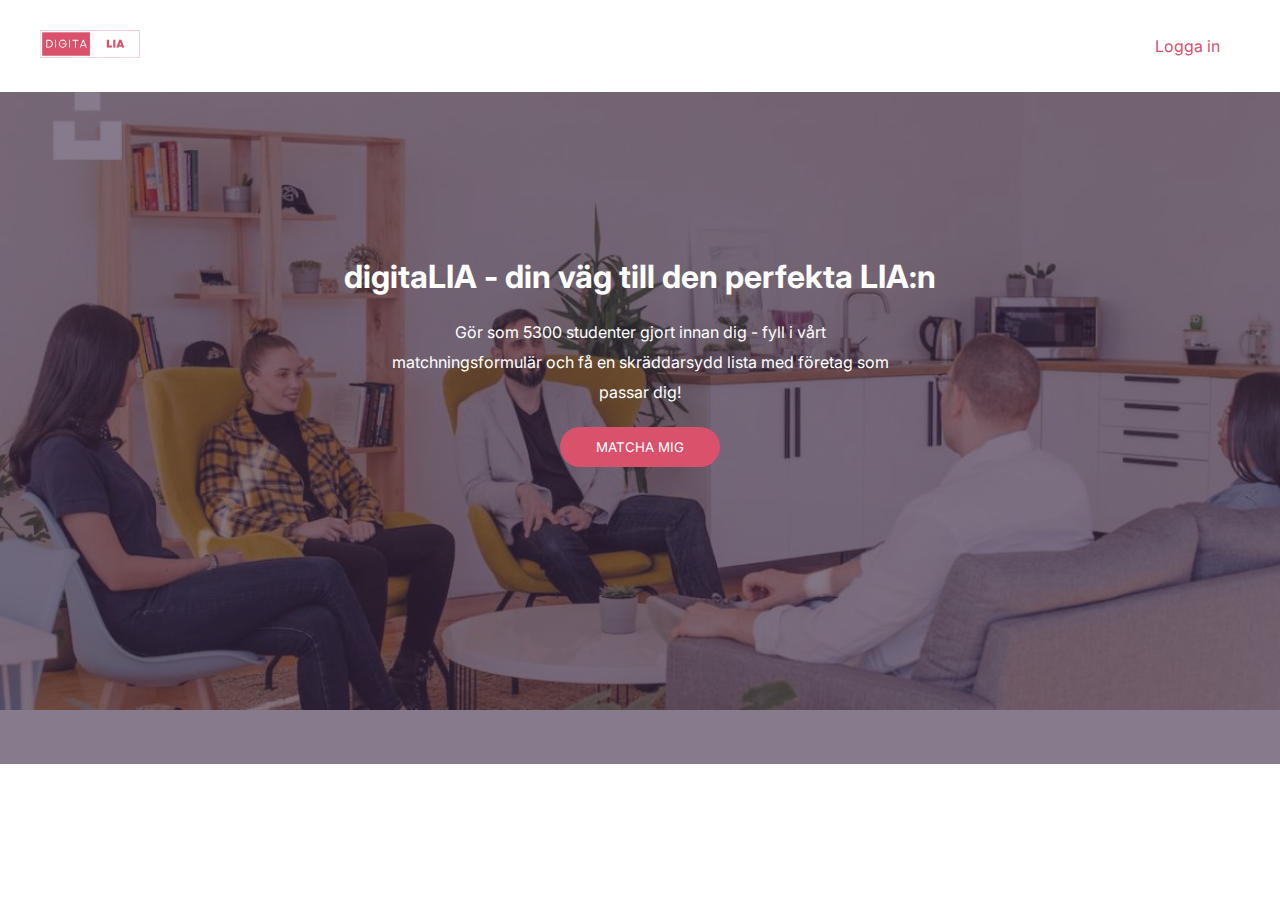
<file: index.html>
<!DOCTYPE html>
<html lang="en">

<head>
  <meta charset="UTF-8" />
  <meta http-equiv="X-UA-Compatible" content="IE=edge" />
  <meta name="viewport" content="width=device-width, initial-scale=1.0" />
  <title>digitaLIA</title>

  <link rel="stylesheet" href="style/style.css" />
  <link rel="stylesheet" href="style/index.css" />
  <script src="script/index.js" defer></script>
  <link href="https://fonts.googleapis.com/css2?family=Inter:wght@100;200;300;400;500;600;700;800;900&display=swap" rel="stylesheet">
</head>

<body>
  <nav>
    <div class="navbar_icon">
      <img src="./img/digitalia.png" alt="icon" />
    </div>
    <ul id="nav">
      <li><a id="nav-link" href="html/login.html">Logga in</a></li>
    </ul>
  </nav>
  <main>
    <div class="landingpage">
      <div class="heroimagecontainer">
        <img src="./img/heroimage.jpg" />
      </div>
      <div class="landingpage_title_and_textarea">
        <h1>digitaLIA - din väg till den perfekta LIA:n</h1>
        <p>
          Gör som 5300 studenter gjort innan dig - fyll i vårt
          matchningsformulär och få en skräddarsydd lista med företag som
          passar dig!
        </p>
        <button id="match-btn">Matcha mig</button>
      </div>
    </div>
  </main>
</body>

</html>
</file>
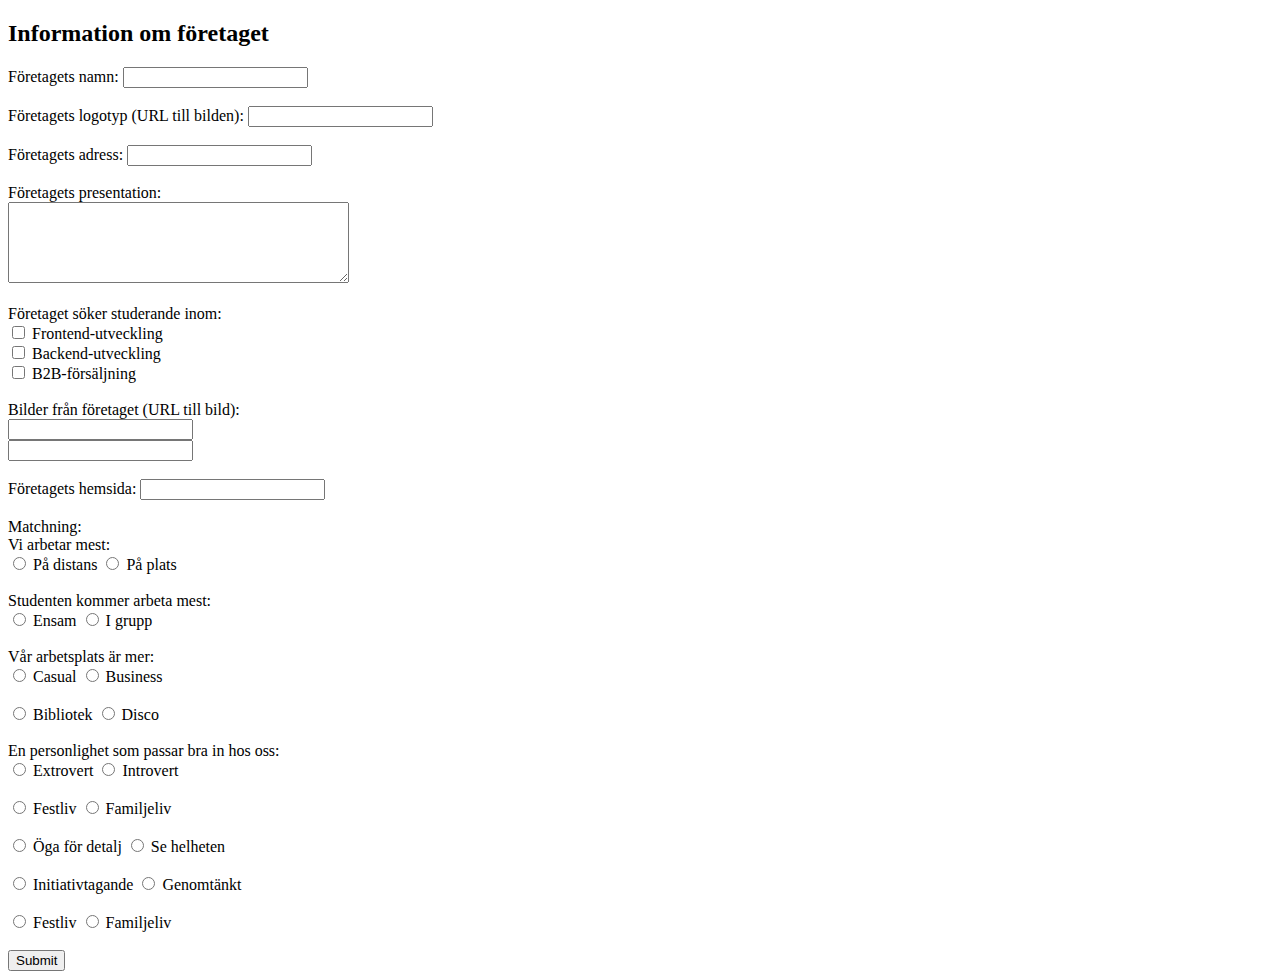
<file: addcompany.html>
<!DOCTYPE html>
<html lang="en">
<head>
    <meta charset="UTF-8">
    <meta name="viewport" content="width=device-width, initial-scale=1.0">
    <link rel="shortcut icon" href="#" type="image/x-icon">
    <link rel="stylesheet" href="css/style.css">
    <script src="main.js" defer></script>
    <title>Document</title>
</head>
<body>

    <h2>Information om företaget</h2>
  <form id="companyForm">
    <label for="companyName">Företagets namn:</label>
    <input type="text" id="companyName" name="companyName" required><br><br>

    <label for="companyLogo">Företagets logotyp (URL till bilden):</label>
    <input type="text" id="companyLogo" name="companyLogo" required><br><br>

    <label for="companyLocation">Företagets adress:</label>
    <input type="text" id="companyLocation" name="companyLocation" required><br><br>

    <label for="companyAbout">Företagets presentation:</label><br>
    <textarea id="companyAbout" name="companyAbout" rows="5" cols="40" required></textarea><br><br>

    <label for="companyLookingFor">Företaget söker studerande inom:</label><br>
    <input type="checkbox" id="lookingForOption1" name="companyLookingFor" value="frontend">
    <label for="lookingForOption1">Frontend-utveckling</label><br>
    <input type="checkbox" id="lookingForOption2" name="companyLookingFor" value="backend">
    <label for="lookingForOption2">Backend-utveckling</label><br>
    <input type="checkbox" id="lookingForOption3" name="companyLookingFor" value="b2b">
    <label for="lookingForOption3">B2B-försäljning</label><br><br>

    <label for="companyImages">Bilder från företaget (URL till bild):</label><br>
    <input type="text" id="companyImage1" name="companyImages" required><br>
    <input type="text" id="companyImage2" name="companyImages" required><br>
    <br>

    <label for="companyWebpage">Företagets hemsida:</label>
    <input type="text" id="companyWebpage" name="companyWebpage" required><br><br>

    <label for="companyChoices">Matchning:</label><br>

    <label for="choice1">Vi arbetar mest:</label><br>
    <input type="radio" id="choice1Option1" name="companyChoices.choice1" value="1" required>
    <label for="choice1Option1">På distans</label>
    <input type="radio" id="choice1Option2" name="companyChoices.choice1" value="2" required>
    <label for="choice1Option2">På plats</label><br><br>


    <label for="choice2">Studenten kommer arbeta mest:</label><br>
    <input type="radio" id="choice2Option1" name="companyChoices.choice2" value="1" required>
    <label for="choice2Option1">Ensam</label>
    <input type="radio" id="choice2Option2" name="companyChoices.choice2" value="2" required>
    <label for="choice2Option2">I grupp</label><br><br>

    <label for="choice3">Vår arbetsplats är mer:</label><br>
    <input type="radio" id="choice3Option1" name="companyChoices.choice3" value="1" required>
    <label for="choice3Option1">Casual</label>
    <input type="radio" id="choice3Option2" name="companyChoices.choice3" value="2" required>
    <label for="choice3Option2">Business</label><br><br>

    <input type="radio" id="choice4Option1" name="companyChoices.choice4" value="1" required>
    <label for="choice4Option1">Bibliotek</label>
    <input type="radio" id="choice4Option2" name="companyChoices.choice4" value="2" required>
    <label for="choice4Option2">Disco</label><br><br>

    <label for="choice3">En personlighet som passar bra in hos oss:</label><br>
    <input type="radio" id="choice5Option1" name="companyChoices.choice5" value="1" required>
    <label for="choice5Option1">Extrovert</label>
    <input type="radio" id="choice5Option2" name="companyChoices.choice5" value="2" required>
    <label for="choice5Option2">Introvert</label><br><br>

    <input type="radio" id="choice6Option1" name="companyChoices.choice6" value="1" required>
    <label for="choice6Option1">Festliv</label>
    <input type="radio" id="choice6Option2" name="companyChoices.choice6" value="2" required>
    <label for="choice6Option2">Familjeliv</label><br><br>

    <input type="radio" id="choice7Option1" name="companyChoices.choice7" value="1" required>
    <label for="choice7Option1">Öga för detalj</label>
    <input type="radio" id="choice7Option2" name="companyChoices.choice7" value="2" required>
    <label for="choice7Option2">Se helheten</label><br><br>

    <input type="radio" id="choice8Option1" name="companyChoices.choice8" value="1" required>
    <label for="choice8Option1">Initiativtagande</label>
    <input type="radio" id="choice8Option2" name="companyChoices.choice8" value="2" required>
    <label for="choice8Option2">Genomtänkt</label><br><br>

    <input type="radio" id="choice9Option1" name="companyChoices.choice9" value="1" required>
    <label for="choice9Option1">Festliv</label>
    <input type="radio" id="choice9Option2" name="companyChoices.choice9" value="2" required>
    <label for="choice9Option2">Familjeliv</label><br><br>


    <input type="submit" value="Submit">
  </form>

</body>
</html>
</file>
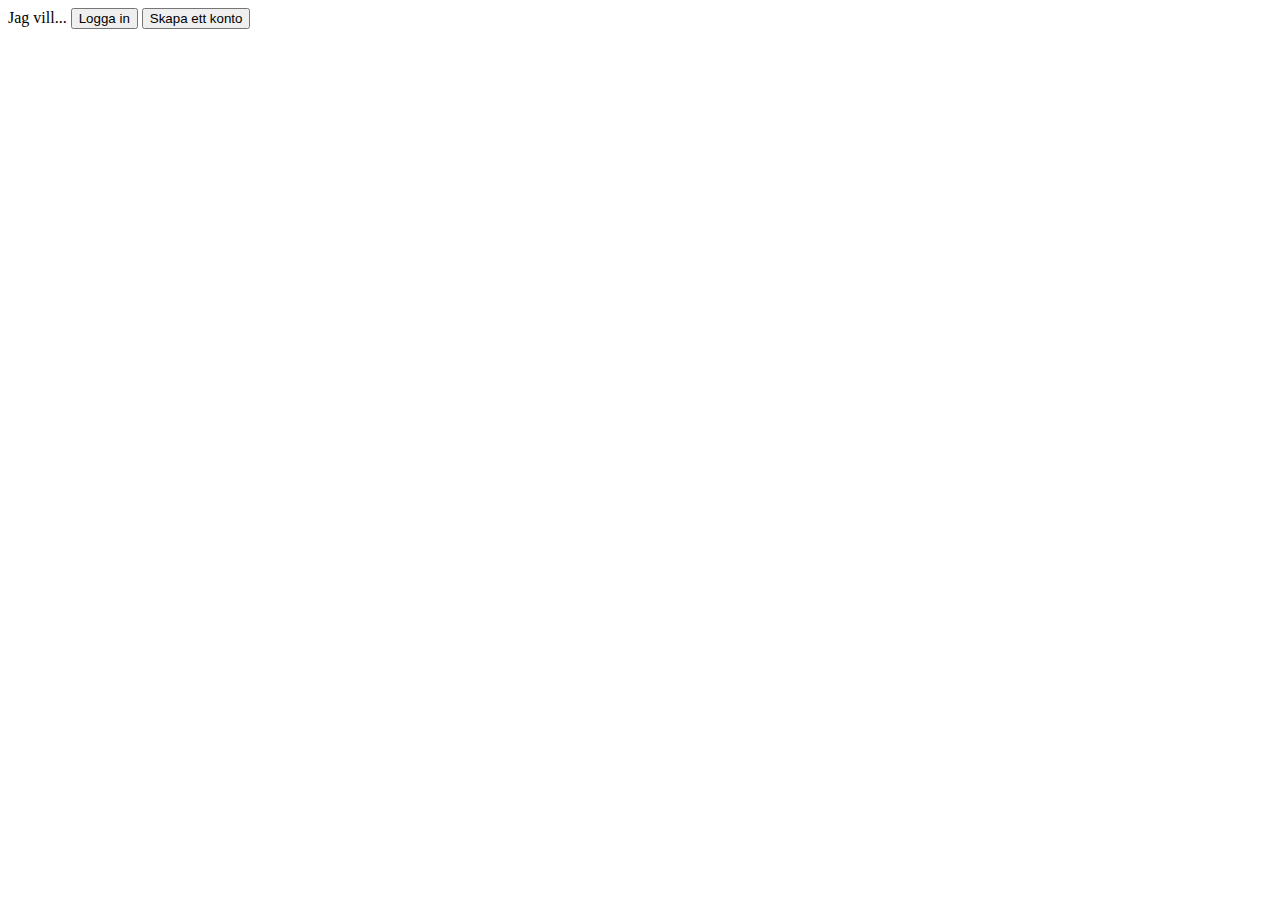
<file: login.html>
<!DOCTYPE html>
<html lang="en">
<head>
    <meta charset="UTF-8">
    <meta http-equiv="X-UA-Compatible" content="IE=edge">
    <meta name="viewport" content="width=device-width, initial-scale=1.0">
    <title>Login</title>
    <script src="login.js" defer></script>
    <link rel="stylesheet" href="css/style.css">
</head>
<body>
    <div>
        <div>
            Jag vill...
            <button id="login-btn">Logga in</button>
            <button id="signup-btn">Skapa ett konto</button>
        </div>

        <form id="login-form">
            <label for="login-mail">E-post</label>
            <input type="text" id="login-mail" required>
            <label for="login-password">Lösenord</label>
            <input type="text" id="login-password" required>
            <button id="login-user-btn">Logga in</button>
        </form>

        <form id="signup-form">
            <label for="first-name">Förnamn</label>
            <input type="text" id="first-name" required>
            <label for="last-name">Efternamn</label>
            <input type="text" id="last-name" required>
            <label for="signup-mail">E-post</label>
            <input type="text" id="signup-mail" required>
            <label for="signup-password">Lösenord</label>
            <input type="text" id="signup-password" required>
            <label for="about-me">Om mig</label>
            <textarea id="about-me" cols="30" rows="10"></textarea>
            <div id="links">
                <label for="link1 link2 link3">Länkar</label>
                <input type="text" id="link1" placeholder="ex CV">
                <input type="text" id="link2" placeholder="ex Linkedin">
                <input type="text" id="link3" placeholder="ex GitHub">
            </div>
            <button id="signup-user-btn">Registrera!</button>
        </form>
    </div>
</body>
</html>
</file>
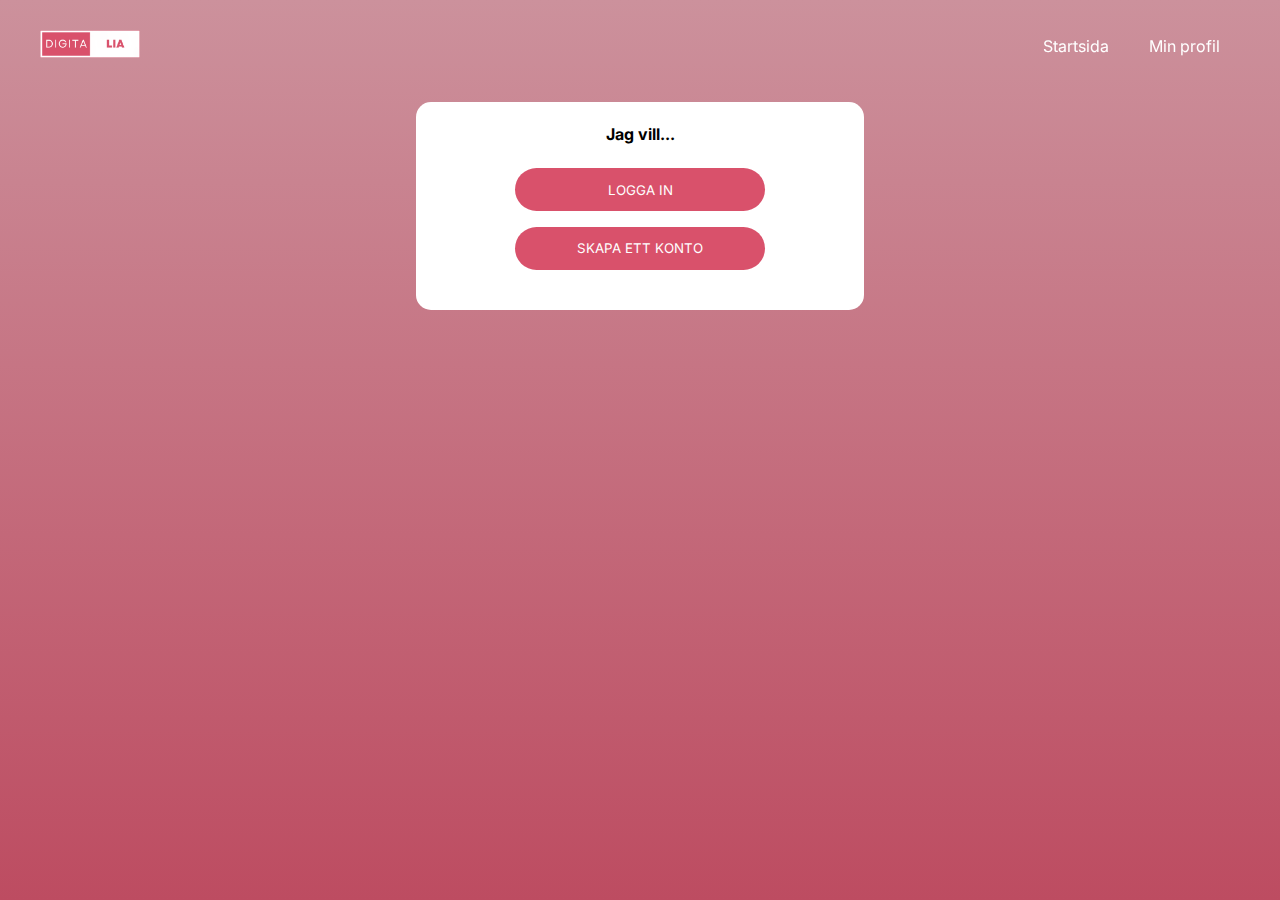
<file: html/addcompany.html>
<!DOCTYPE html>
<html lang="en">

<head>
  <meta charset="UTF-8">
  <meta name="viewport" content="width=device-width, initial-scale=1.0">
  <link rel="shortcut icon" href="#" type="image/x-icon">
  <link rel="stylesheet" href="../style/style.css">
  <script src="../script/adminform.js" type="module"></script>
  <link href="https://fonts.googleapis.com/css2?family=Inter:wght@100;200;300;400;500;600;700;800;900&display=swap" rel="stylesheet">
  <title>Lägg till företag - Admin</title>
</head>

<body>
  <nav>
    <div class="navbar_icon">
      <a href="../index.html">
        <img src="../img/digitalia.png" alt="icon" />
      </a>
    </div>
    <ul>
      <li><a href="admin.html">Admin - hem</a></li>
      <li><a href="" id="adminLogout">Logga ut</a></li>
    </ul>
  </nav>

  <h2>Information om företaget (admin-sida)</h2>
  <form id="companyForm">
    <label for="companyName">Företagets namn:</label>
    <input type="text" id="companyName" name="companyName" required><br><br>

    <label for="companyLogo">Företagets logotyp (URL till bilden):</label>
    <input type="text" id="companyLogo" name="companyLogo" required><br><br>

    <label for="companyLocation">Företagets adress:</label>
    <input type="text" id="companyLocation" name="companyLocation" required><br><br>

    <label for="companyLocation">Stad:</label>
    <input type="text" id="companyCity" name="companyCity" required><br><br>

    <label for="companyAbout">Företagets presentation:</label><br>
    <textarea id="companyAbout" name="companyAbout" rows="5" cols="40" required></textarea><br><br>

    <label for="companyLookingFor">Företaget söker studerande inom:</label><br>
    <input type="checkbox" id="lookingForOption1" name="companyLookingFor" value="frontend">
    <label for="lookingForOption1">Frontend-utveckling</label><br>
    <input type="checkbox" id="lookingForOption2" name="companyLookingFor" value="backend">
    <label for="lookingForOption2">Backend-utveckling</label><br>
    <input type="checkbox" id="lookingForOption3" name="companyLookingFor" value="b2b">
    <label for="lookingForOption3">B2B-försäljning</label><br><br>

    <label for="companyImages">Bilder från företaget (URL till bild):</label><br>
    <input type="text" id="companyImage1" name="companyImages" required><br>
    <input type="text" id="companyImage2" name="companyImages" required><br>
    <br>

    <label for="companyWebpage">Företagets hemsida:</label>
    <input type="text" id="companyWebpage" name="companyWebpage" required><br><br>

    <label for="companyChoices">Matchning:</label><br>

    <label for="choice1">Vi arbetar mest:</label><br>
    <input type="radio" id="choice1Option1" name="companyChoices.choice1" value="1" required>
    <label for="choice1Option1">På distans</label>
    <input type="radio" id="choice1Option2" name="companyChoices.choice1" value="2" required>
    <label for="choice1Option2">På plats</label><br><br>


    <label for="choice2">Studenten kommer arbeta mest:</label><br>
    <input type="radio" id="choice2Option1" name="companyChoices.choice2" value="1" required>
    <label for="choice2Option1">Ensam</label>
    <input type="radio" id="choice2Option2" name="companyChoices.choice2" value="2" required>
    <label for="choice2Option2">I grupp</label><br><br>

    <label for="choice3">Vår arbetsplats är mer:</label><br>
    <input type="radio" id="choice3Option1" name="companyChoices.choice3" value="1" required>
    <label for="choice3Option1">Casual</label>
    <input type="radio" id="choice3Option2" name="companyChoices.choice3" value="2" required>
    <label for="choice3Option2">Business</label><br><br>

    <input type="radio" id="choice4Option1" name="companyChoices.choice4" value="1" required>
    <label for="choice4Option1">Bibliotek</label>
    <input type="radio" id="choice4Option2" name="companyChoices.choice4" value="2" required>
    <label for="choice4Option2">Disco</label><br><br>

    <label for="choice3">En personlighet som passar bra in hos oss:</label><br>
    <input type="radio" id="choice5Option1" name="companyChoices.choice5" value="1" required>
    <label for="choice5Option1">Extrovert</label>
    <input type="radio" id="choice5Option2" name="companyChoices.choice5" value="2" required>
    <label for="choice5Option2">Introvert</label><br><br>

    <input type="radio" id="choice6Option1" name="companyChoices.choice6" value="1" required>
    <label for="choice6Option1">Festliv</label>
    <input type="radio" id="choice6Option2" name="companyChoices.choice6" value="2" required>
    <label for="choice6Option2">Familjeliv</label><br><br>

    <input type="radio" id="choice7Option1" name="companyChoices.choice7" value="1" required>
    <label for="choice7Option1">Öga för detalj</label>
    <input type="radio" id="choice7Option2" name="companyChoices.choice7" value="2" required>
    <label for="choice7Option2">Se helheten</label><br><br>

    <input type="radio" id="choice8Option1" name="companyChoices.choice8" value="1" required>
    <label for="choice8Option1">Initiativtagande</label>
    <input type="radio" id="choice8Option2" name="companyChoices.choice8" value="2" required>
    <label for="choice8Option2">Genomtänkt</label><br><br>

    <input type="radio" id="choice9Option1" name="companyChoices.choice9" value="1" required>
    <label for="choice9Option1">Strukturerad</label>
    <input type="radio" id="choice9Option2" name="companyChoices.choice9" value="2" required>
    <label for="choice9Option2">Kreativ</label><br><br>

    <input type="radio" id="choice10Option1" name="companyChoices.choice10" value="1" required>
    <label for="choice10Option1">Generalist</label>
    <input type="radio" id="choice10Option2" name="companyChoices.choice10" value="2" required>
    <label for="choice10Option2">Specialist</label><br><br>

    <input type="submit" value="Submit">
  </form>

</body>

</html>
</file>
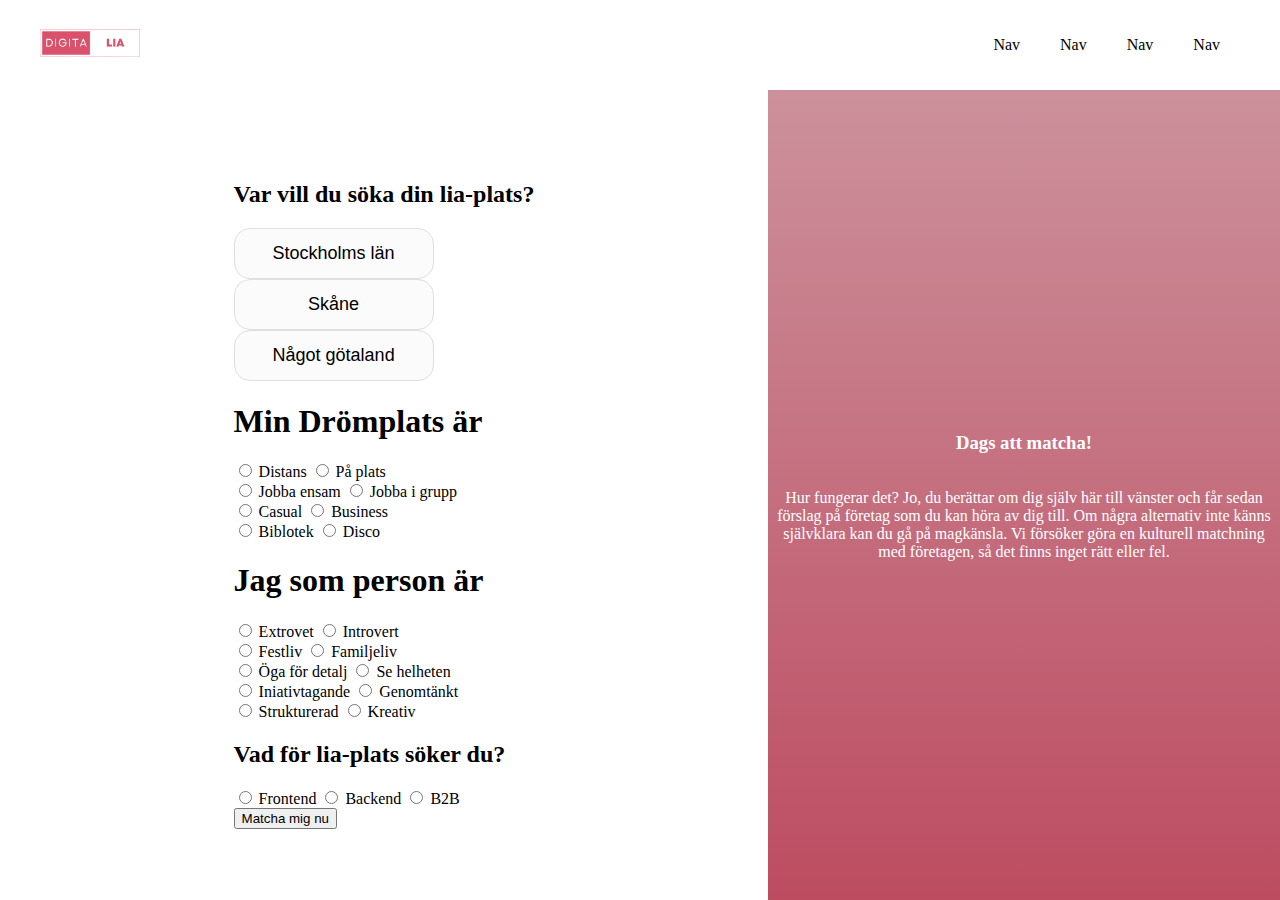
<file: html/form.html>
<!DOCTYPE html>
<html lang="en">

<head>
  <meta charset="UTF-8" />
  <meta http-equiv="X-UA-Compatible" content="IE=edge" />
  <meta name="viewport" content="width=device-width, initial-scale=1.0" />
  <title>Document</title>
  <link rel="stylesheet" href="../style.css" />
  <script src="../studentForm.js" defer></script>
</head>

<body>
  <nav>
    <div class="navbar_icon">
      <img src="../img/digitalia.png" alt="icon" />
    </div>
    <ul>
      <li>Nav</li>
      <li>Nav</li>
      <li>Nav</li>
      <li>Nav</li>
    </ul>
  </nav>
  <main class="main_form_site">
    <div class="div_for_form_information">
      <form action="" id="studentForm">
        <div id="studentCityChoice">
          <h2>Var vill du söka din lia-plats?</h2>
          <button class="button-46" id="btn1">Stockholms län</button>
          <button class="button-46" id="btn2">Skåne</button>
          <button class="button-46" id="btn3">Något götaland</button>

          <div id="form1" class="inactive kommunForm">
            <h3>Välj kommun</h3>
            <label class="form-control">
              <input type="checkbox" name="checkbox" value="Stockholm" />
              stocklandia
            </label>
            <label class="form-control">
              <input type="checkbox" name="checkbox" value="Stockholm" />
              något annat ställe i stockholm
            </label>
            <label class="form-control">
              <input type="checkbox" name="checkbox" value="Stockholm" />
              Lidingö
            </label>
            <label class="form-control">
              <input type="checkbox" name="checkbox" value="Stockholm" />
              därkungenbor
            </label>
            <label class="form-control">
              <input type="checkbox" name="checkbox" value="Stockholm" />
              Riksdagshuset
            </label>
            <label class="form-control">
              <input type="checkbox" name="checkbox" value="Stockholm" />
              AlexSchulmans sophus
            </label>
          </div>

          <div id="form2" class="inactive kommunForm">
            <h3>Välj kommun</h3>
            <label class="form-control">
              <input type="checkbox" name="checkbox" value="Malmö" />
              Malmö
            </label>
            <label class="form-control">
              <input type="checkbox" name="checkbox" value="Malmö" />
              Lund
            </label>
            <label class="form-control">
              <input type="checkbox" name="checkbox" value="Malmö" />
              Kristianstad
            </label>
            <label class="form-control">
              <input type="checkbox" name="checkbox" value="Malmö" />
              Helsingborg
            </label>
            <label class="form-control">
              <input type="checkbox" name="checkbox" value="Malmö" />
              Landskrona
            </label>
            <label class="form-control">
              <input type="checkbox" name="checkbox" value="Malmö" />
              Ystad
            </label>
          </div>

          <div id="form3" class="inactive kommunForm">
            <h3>Välj kommun</h3>
            <label class="form-control">
              <input type="checkbox" name="checkbox" value="Göteborg" />
              gammel
            </label>
            <label class="form-control">
              <input type="checkbox" name="checkbox" value="Göteborg" />
              röda torget
            </label>
            <label class="form-control">
              <input type="checkbox" name="checkbox" value="Göteborg" />
              håkanhellström
            </label>
            <label class="form-control">
              <input type="checkbox" name="checkbox" value="Göteborg" />
              måsarna
            </label>
            <label class="form-control">
              <input type="checkbox" name="checkbox" value="Göteborg" />
              Norje
            </label>
            <label class="form-control">
              <input type="checkbox" name="checkbox" value="Göteborg" />
              Ullevi
            </label>
          </div>
        </div>
        <div class="div_for_radioes">
          <div action="">
            <h1>Min Drömplats är</h1>

            <div class="radio_div_one">
              <div>
                <input type="radio" id="" name="option1" value="1" />
                <label for="option1"> Distans </label>
                <input type="radio" id="" name="option1" value="2" />
                <label for="option2"> På plats </label>
              </div>
            </div>
            <div class="radio_div_two">
              <div>
                <input type="radio" id="" name="option1" value="1" />
                <label for="option1"> Jobba ensam </label>
                <input type="radio" id="" name="option1" value="2" />
                <label for="option2"> Jobba i grupp </label>
              </div>
            </div>
            <div class="radio_div_three">
              <div>
                <input type="radio" id="" name="option1" value="1" />
                <label for="option1"> Casual </label>
                <input type="radio" id="" name="option1" value="2" />
                <label for="option2"> Business </label>
              </div>
            </div>
            <div class="radio_div_four">
              <div>
                <input type="radio" id="" name="option1" value="1" />
                <label for="option1"> Biblotek </label>
                <input type="radio" id="" name="option1" value="2" />
                <label for="option2"> Disco </label>
              </div>
            </div>

            <h1>Jag som person är</h1>

            <div class="radio_div_five">
              <div>
                <input type="radio" id="" name="option1" value="1" />
                <label for="option1"> Extrovet </label>
                <input type="radio" id="" name="option1" value="2" />
                <label for="option2"> Introvert </label>
              </div>
            </div>
            <div class="radio_div_six">
              <div>
                <input type="radio" id="" name="option1" value="1" />
                <label for="option1"> Festliv </label>
                <input type="radio" id="" name="option1" value="2" />
                <label for="option2"> Familjeliv </label>
              </div>
            </div>
            <div class="radio_div_seven">
              <div>
                <input type="radio" id="" name="option1" value="1" />
                <label for="option1"> Öga för detalj </label>
                <input type="radio" id="" name="option1" value="2" />
                <label for="option2"> Se helheten </label>
              </div>
            </div>
            <div class="radio_div_eight">
              <div>
                <input type="radio" id="" name="option1" value="1" />
                <label for="option1"> Iniativtagande </label>
                <input type="radio" id="" name="option1" value="2" />
                <label for="option2"> Genomtänkt </label>
              </div>
            </div>
            <div class="radio_div_ninth">
              <div>
                <input type="radio" id="" name="option1" value="1" />
                <label for="option1"> Strukturerad</label>
                <input type="radio" id="" name="option1" value="2" />
                <label for="option2"> Kreativ </label>
              </div>
            </div>
          </div>
          <div>
            <div id="liaType">
              <h2>Vad för lia-plats söker du?</h2>
              <input type="radio" id="" name="option1" value="Frontend" />
              <label for="option1"> Frontend </label>
              <input type="radio" id="" name="option1" value="Backend" />
              <label for="option2"> Backend </label>
              <input type="radio" id="" name="option1" value="B2B" />
              <label for="option2"> B2B </label>
            </div>
          </div>
          <button id="submitMatchBtn">Matcha mig nu</button>
        </div>
      </form>
    </div>
    <aside class="aside_matching_information">
      <h3>Dags att matcha!</h3>
      <p>
        Hur fungerar det? Jo, du berättar om dig själv här till vänster och
        får sedan förslag på företag som du kan höra av dig till. Om några
        alternativ inte känns självklara kan du gå på magkänsla. Vi försöker
        göra en kulturell matchning med företagen, så det finns inget rätt
        eller fel.
      </p>
    </aside>
  </main>
</body>

</html>
</file>
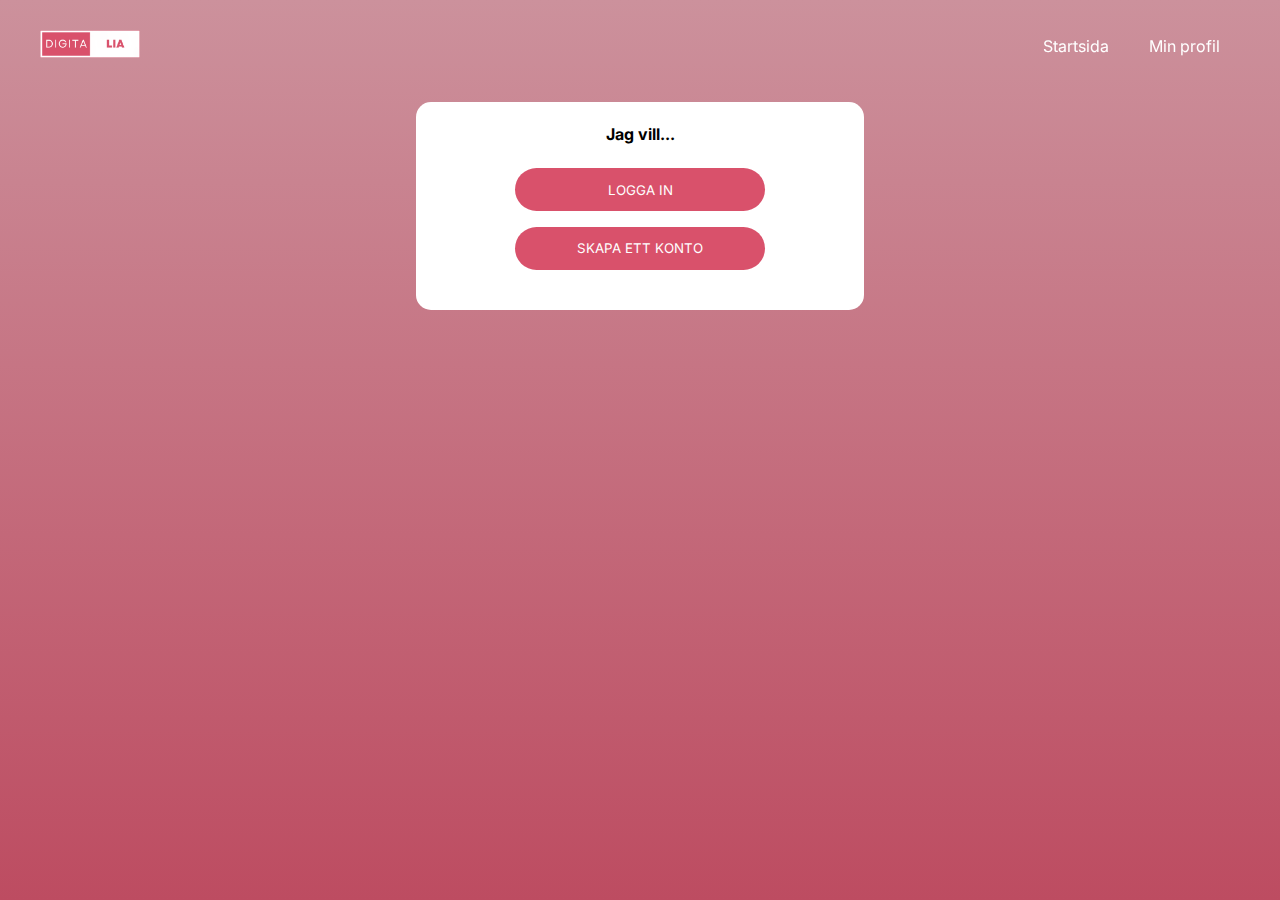
<file: html/login.html>
<!DOCTYPE html>
<html lang="en">
<head>
    <meta charset="UTF-8">
    <meta http-equiv="X-UA-Compatible" content="IE=edge">
    <meta name="viewport" content="width=device-width, initial-scale=1.0">
    <title>Inloggning</title>
    <script src="../script/login.js" defer></script>
    <link rel="stylesheet" href="../style/style.css" />
    <link rel="stylesheet" href="../style/loginsignup.css" />
    <link href="https://fonts.googleapis.com/css2?family=Inter:wght@100;200;300;400;500;600;700;800;900&display=swap" rel="stylesheet">
</head>

    <nav>
        <div class="navbar_icon">
          <a href="../index.html">
            <img src="../img/digitalia.png" alt="icon" />
          </a>
        </div>
        <ul>
          <li><a href="../index.html">Startsida</a></li>
          <li><a href="./profile.html">Min profil</a></li>
        </ul>
    </nav>


    <main>
        <div>
        <div id="decide-div">
        <p>Jag vill...</p> 
            <button id="login-btn">Logga in</button>
            <button id="signup-btn">Skapa ett konto</button>
        </div>

        <form id="login-form">
            <label for="login-mail">E-post</label>
            <input type="text" id="login-mail" required>
            <label for="login-password">Lösenord</label>
            <input type="text" id="login-password" required>
            <button id="login-user-btn">Logga in</button>
        </form>

        <form id="signup-form">
            <label for="first-name">Förnamn</label>
            <input type="text" id="first-name" required>
            <label for="last-name">Efternamn</label>
            <input type="text" id="last-name" required>

            <select name="" id="school-select">
                <option selected hidden>Min skola</option>
            </select>
            <select name="" id="prog-select" disabled required>
            </select>

            <label for="signup-mail">E-post</label>
            <input type="text" id="signup-mail" required>
            <label for="signup-password">Lösenord</label>
            <input type="text" id="signup-password" required>
            <label for="about-me">Om mig</label>
            <textarea id="about-me" cols="30" rows="2"></textarea>
            <div id="links">
                <label for="link1 link2 link3">Länkar</label>
                <div id="linksdiv">
                    <input type="text" id="link1" placeholder="ex CV">
                    <input type="text" id="link2" placeholder="ex Linkedin">
                    <input type="text" id="link3" placeholder="ex GitHub">
                </div>
            </div>
            <button id="signup-user-btn">Registrera</button>
        </form>
        </div>
    </main>
</body>
</html>
</file>
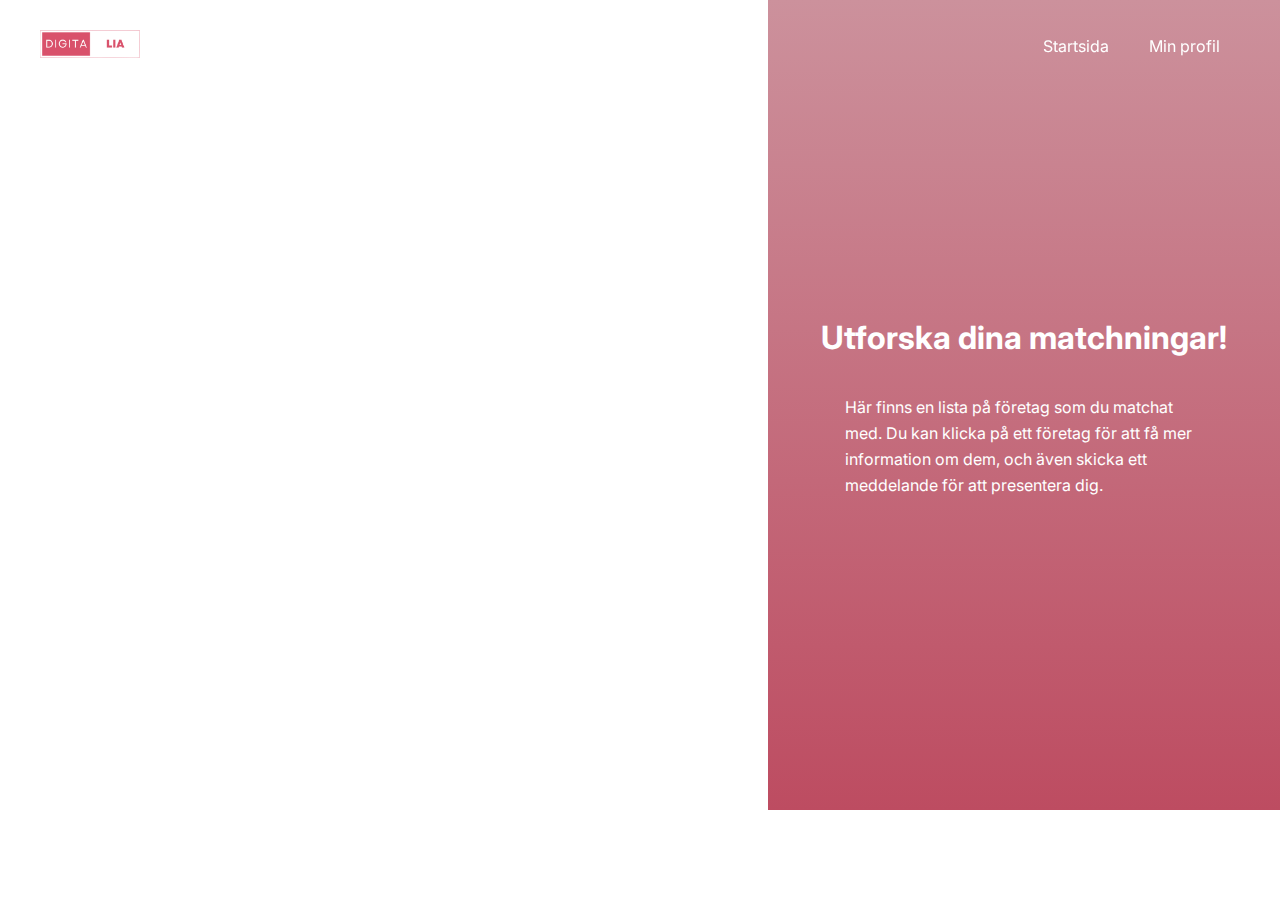
<file: html/matches.html>
<!DOCTYPE html>
<html lang="en">

<head>
  <meta charset="UTF-8" />
  <meta http-equiv="X-UA-Compatible" content="IE=edge" />
  <meta name="viewport" content="width=device-width, initial-scale=1.0" />
  <title>Dina matchningar</title>
  <link href="https://fonts.googleapis.com/css2?family=Inter:wght@100;200;300;400;500;600;700;800;900&display=swap" rel="stylesheet">
  <link rel="stylesheet" href="../style/style.css" />
  <link rel="stylesheet" href="../style/matches.css" />
  <script src="../script/match.js" defer></script>
</head>

<body>
  <nav>
    <div class="navbar_icon">
      <a href="../index.html">
        <img src="../img/digitalia.png" alt="icon" />
      </a>
    </div>
    <ul>
      <li><a href="../index.html">Startsida</a></li>
      <li><a href="./profile.html">Min profil</a></li>
    </ul>
  </nav>
  <main class="matching_site_main">
    <div class="main_informationdiv" id="contentHolder">
      <!-- <div class="matching_information_div_container_one">
          <img src="../img/1.png" alt="logo" />
          <h4>COMPANY 1</h4>
          <p>Malmö, Sweden</p>
          <button>Läs mer</button>
        </div> -->
      <!-- <div class="matching_information_div_container_two">
          <img src="../img/1.png" alt="logo" />
          <h4>COMPANY 2</h4>
          <p>Malmö, Sweden</p>
          <button>Läs mer</button>
        </div>
        <div class="matching_information_div_container_three">
          <img src="../img/1.png" alt="logo" />
          <h4>COMPANY 3</h4>
          <p>Malmö, Sweden</p>
          <button>Läs mer</button>
        </div> -->
    </div>
    <aside class="aside_content_matchingsite">
      <h1>Utforska dina matchningar!</h1>
      <p>
        Här finns en lista på företag som du matchat med. Du kan klicka på ett
        företag för att få mer information om dem, och även skicka ett
        meddelande för att presentera dig.
      </p>
    </aside>
  </main>
</body>

</html>
</file>
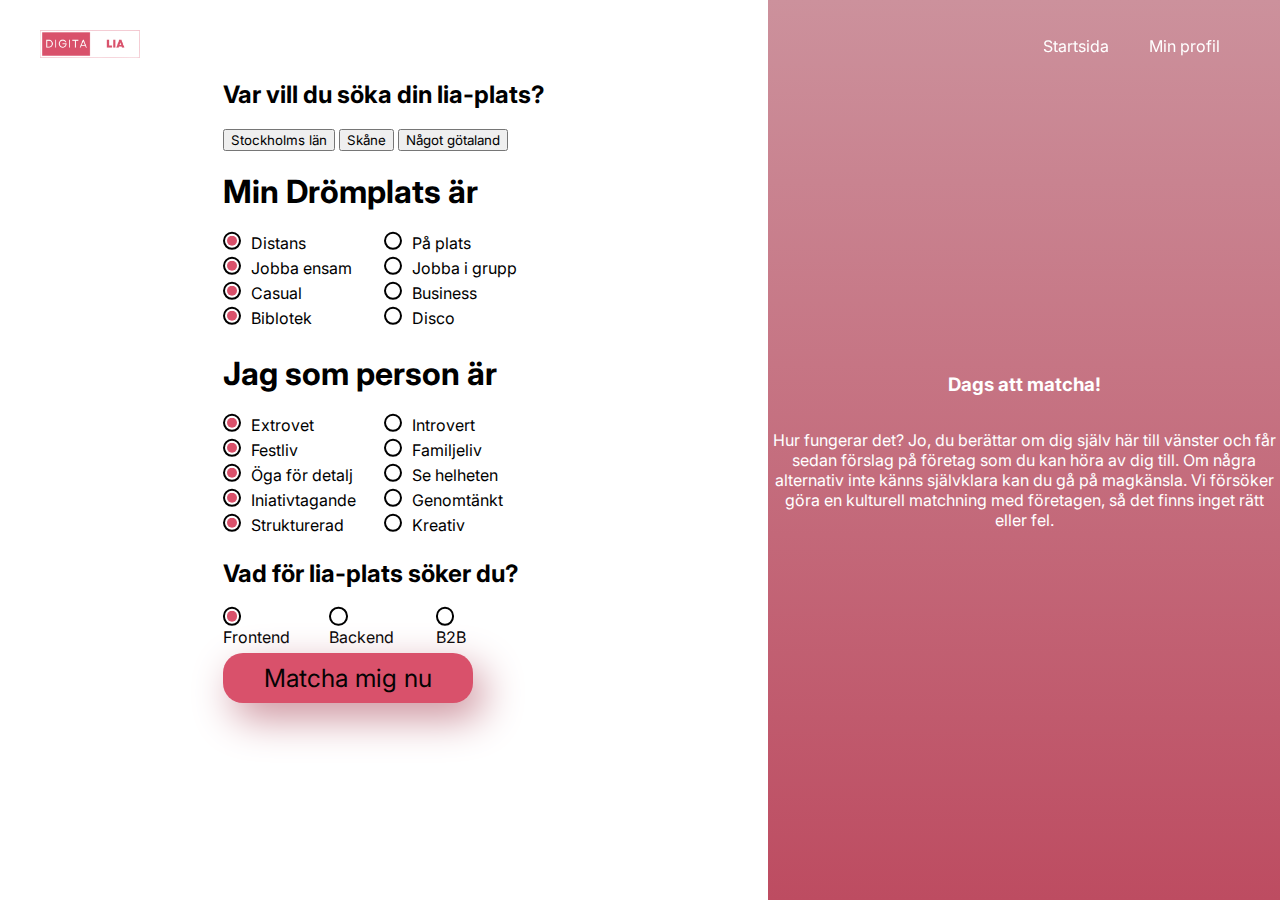
<file: html/matchform.html>
<!DOCTYPE html>
<html lang="en">

<head>
  <meta charset="UTF-8" />
  <meta http-equiv="X-UA-Compatible" content="IE=edge" />
  <meta name="viewport" content="width=device-width, initial-scale=1.0" />
  <title>Matchningsformulär</title>

  <link rel="stylesheet" href="../style/style.css" />
  <script src="../script/studentForm.js" type="module"></script>
  <link href="https://fonts.googleapis.com/css2?family=Inter:wght@100;200;300;400;500;600;700;800;900&display=swap" rel="stylesheet">
</head>
<body>
  <nav>
    <div class="navbar_icon">
      <a href="../index.html">
        <img src="../img/digitalia.png" alt="icon" />
      </a>
    </div>
    <ul>
      <li><a href="../index.html">Startsida</a></li>
      <li><a href="./profile.html">Min profil</a></li>
    </ul>
  </nav>
  <main class="main_form_site">
    <div class="div_for_form_information">
      <form action="" id="studentForm">
        <div id="studentCityChoice">
          <h2>Var vill du söka din lia-plats?</h2>
          <button class="button-46" id="btn1">Stockholms län</button>
          <button class="button-46" id="btn2">Skåne</button>
          <button class="button-46" id="btn3">Något götaland</button>
            <div id="form1" class="inactive kommunForm">
              <div>
                <h3>Välj kommun</h3>
                <label class="form-control">
                  <input
                    type="checkbox"
                    name="cityChoice[]"
                    value="Stockholm"
                  />
                  stocklandia
                </label>
                <label class="form-control">
                  <input
                    type="checkbox"
                    name="cityChoice[]"
                    value="Stockholm"
                  />
                  något annat ställe i stockholm
                </label>
                <label class="form-control">
                  <input
                    type="checkbox"
                    name="cityChoice[]"
                    value="Stockholm"
                  />
                  Lidingö
                </label>
                <label class="form-control">
                  <input
                    type="checkbox"
                    name="cityChoice[]"
                    value="Stockholm"
                  />
                  därkungenbor
                </label>
                <label class="form-control">
                  <input
                    type="checkbox"
                    name="cityChoice[]"
                    value="Stockholm"
                  />
                  Riksdagshuset
                </label>
                <label class="form-control">
                  <input
                    type="checkbox"
                    name="cityChoice[]"
                    value="Stockholm"
                  />
                  AlexSchulmans sophus
                </label>
              </div>
            </div>

            <div id="form2" class="inactive kommunForm">
              <div>
                <h3>Välj kommun</h3>
                <label class="form-control">
                  <input type="checkbox" name="cityChoice[]" value="Malmö" />
                  Malmö
                </label>
                <label class="form-control">
                  <input type="checkbox" name="cityChoice[]" value="Malmö" />
                  Lund
                </label>
                <label class="form-control">
                  <input type="checkbox" name="cityChoice[]" value="Malmö" />
                  Kristianstad
                </label>
                <label class="form-control">
                  <input type="checkbox" name="cityChoice[]" value="Malmö" />
                  Helsingborg
                </label>
                <label class="form-control">
                  <input type="checkbox" name="cityChoice[]" value="Malmö" />
                  Landskrona
                </label>
                <label class="form-control">
                  <input type="checkbox" name="cityChoice[]" value="Malmö" />
                  Ystad
                </label>
              </div>
            </div>

            <div id="form3" class="inactive kommunForm">
              <div>
                <h3>Välj kommun</h3>
                <label class="form-control">
                  <input type="checkbox" name="cityChoice[]" value="Göteborg" />
                  gammel
                </label>
                <label class="form-control">
                  <input type="checkbox" name="cityChoice[]" value="Göteborg" />
                  röda torget
                </label>
                <label class="form-control">
                  <input type="checkbox" name="cityChoice[]" value="Göteborg" />
                  håkanhellström
                </label>
                <label class="form-control">
                  <input type="checkbox" name="cityChoice[]" value="Göteborg" />
                  måsarna
                </label>
                <label class="form-control">
                  <input type="checkbox" name="cityChoice[]" value="Göteborg" />
                  Norje
                </label>
                <label class="form-control">
                  <input type="checkbox" name="cityChoice[]" value="Göteborg" />
                  Ullevi
                </label>
              </div>
            </div>
          </div>
          <div class="div_for_radioes">
            <div action="">
              <h1>Min Drömplats är</h1>

              <div>
                <div class="radio_div">
                  <div>
                    <input
                      type="radio"
                      id=""
                      name="option1"
                      value="1"
                      checked
                    />
                    <label for="option1"> Distans </label>
                  </div>
                  <div>
                    <input type="radio" id="" name="option1" value="2" />
                    <label for="option2"> På plats </label>
                  </div>
                </div>
              </div>
              <div>
                <div class="radio_div">
                  <div>
                    <input
                      type="radio"
                      id=""
                      name="option2"
                      value="1"
                      checked
                    />
                    <label for="option1"> Jobba ensam </label>
                  </div>
                  <div>
                    <input type="radio" id="" name="option2" value="2" />
                    <label for="option2"> Jobba i grupp </label>
                  </div>
                </div>
              </div>
              <div>
                <div class="radio_div">
                  <div>
                    <input
                      type="radio"
                      id=""
                      name="option3"
                      value="1"
                      checked
                    />
                    <label for="option1"> Casual </label>
                  </div>
                  <div>
                    <input type="radio" id="" name="option3" value="2" />
                    <label for="option2"> Business </label>
                  </div>
                </div>
              </div>
              <div>
                <div class="radio_div">
                  <div>
                    <input
                      type="radio"
                      id=""
                      name="option4"
                      value="1"
                      checked
                    />
                    <label for="option1"> Biblotek </label>
                  </div>
                  <div>
                    <input type="radio" id="" name="option4" value="2" />
                    <label for="option2"> Disco </label>
                  </div>
                </div>
              </div>

              <h1>Jag som person är</h1>

              <div>
                <div class="radio_div">
                  <div>
                    <input
                      type="radio"
                      id=""
                      name="option5"
                      value="1"
                      checked
                    />
                    <label for="option1"> Extrovet </label>
                  </div>
                  <div>
                    <input type="radio" id="" name="option5" value="2" />
                    <label for="option2"> Introvert </label>
                  </div>
                </div>
              </div>
              <div>
                <div class="radio_div">
                  <div>
                    <input
                      type="radio"
                      id=""
                      name="option6"
                      value="1"
                      checked
                    />
                    <label for="option1"> Festliv </label>
                  </div>
                  <div>
                    <input type="radio" id="" name="option6" value="2" />
                    <label for="option2"> Familjeliv </label>
                  </div>
                </div>
              </div>
              <div>
                <div class="radio_div">
                  <div>
                    <input
                      type="radio"
                      id=""
                      name="option7"
                      value="1"
                      checked
                    />
                    <label for="option1"> Öga för detalj </label>
                  </div>
                  <div>
                    <input type="radio" id="" name="option7" value="2" />
                    <label for="option2"> Se helheten </label>
                  </div>
                </div>
              </div>
              <div>
                <div class="radio_div">
                  <div>
                    <input
                      type="radio"
                      id=""
                      name="option8"
                      value="1"
                      checked
                    />
                    <label for="option1"> Iniativtagande </label>
                  </div>
                  <div>
                    <input type="radio" id="" name="option8" value="2" />
                    <label for="option2"> Genomtänkt </label>
                  </div>
                </div>
              </div>
              <div>
                <div class="radio_div">
                  <div>
                    <input
                      type="radio"
                      id=""
                      name="option9"
                      value="1"
                      checked
                    />
                    <label for="option1"> Strukturerad</label>
                  </div>
                  <div>
                    <input type="radio" id="" name="option9" value="2" />
                    <label for="option2"> Kreativ </label>
                  </div>
                </div>
              </div>
            </div>
            <div>
              <h2>Vad för lia-plats söker du?</h2>
              <div id="liaType" class="radio_div_seeking">
                <div>
                  <input
                    type="radio"
                    id=""
                    name="option10"
                    value="frontend"
                    checked
                  />
                  <label for="option1"> Frontend </label>
                </div>
                <div>
                  <input type="radio" id="" name="option10" value="backend" />
                  <label for="option2"> Backend </label>
                </div>
                <div>
                  <input type="radio" id="" name="option10" value="b2b" />
                  <label for="option2"> B2B </label>
                </div>
              </div>
            </div>
            <button id="submitMatchBtn">Matcha mig nu</button>
          </div>
        </form>
      </div>
      <aside class="aside_matching_information">
        <h3>Dags att matcha!</h3>
        <p>
          Hur fungerar det? Jo, du berättar om dig själv här till vänster och
          får sedan förslag på företag som du kan höra av dig till. Om några
          alternativ inte känns självklara kan du gå på magkänsla. Vi försöker
          göra en kulturell matchning med företagen, så det finns inget rätt
          eller fel.
        </p>
      </aside>
    </main>
  </body>
</html>
</file>
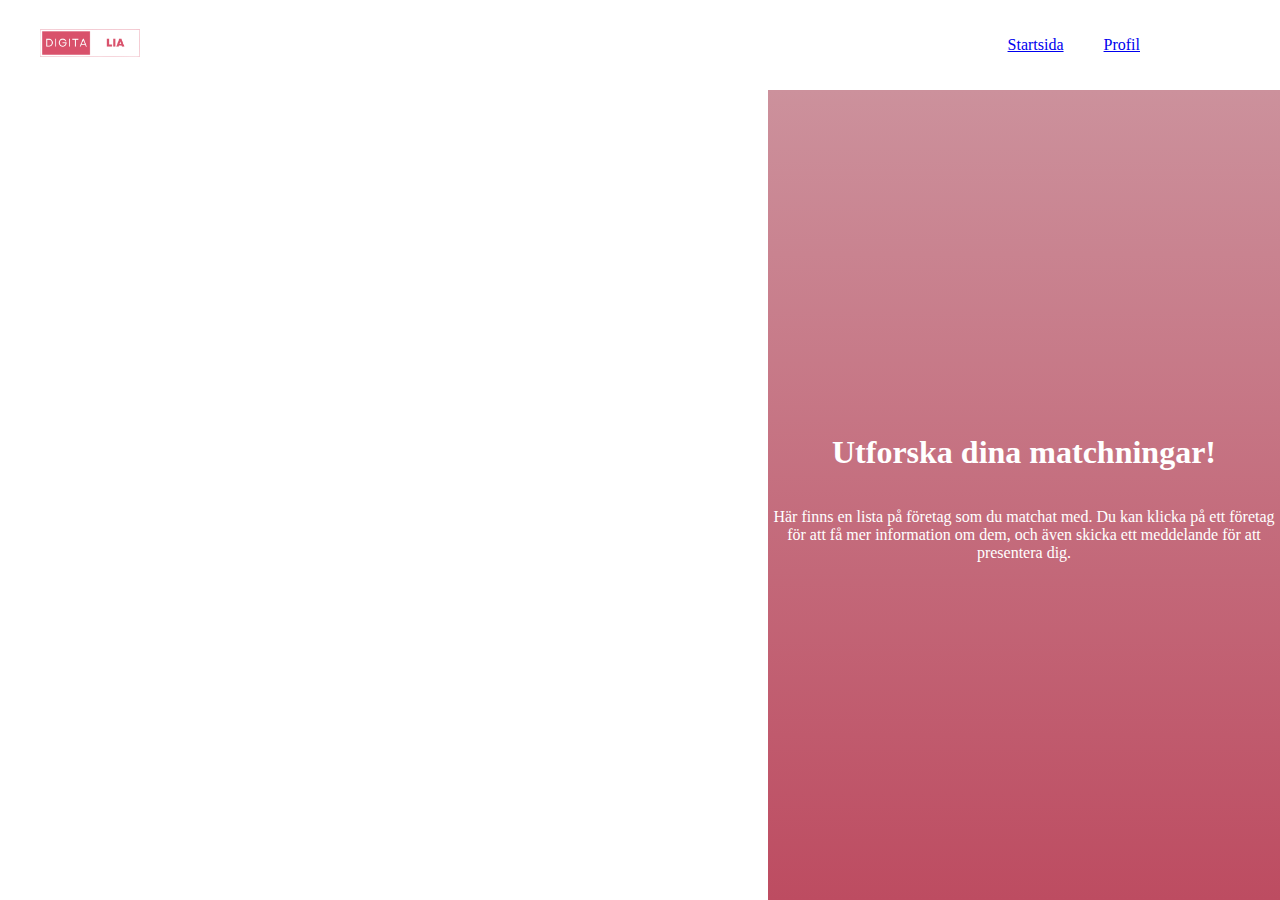
<file: html/matchwebsite.html>
<!DOCTYPE html>
<html lang="en">

<head>
  <meta charset="UTF-8" />
  <meta http-equiv="X-UA-Compatible" content="IE=edge" />
  <meta name="viewport" content="width=device-width, initial-scale=1.0" />
  <title>Document</title>
  <link rel="stylesheet" href="../style.css" />
  <link rel="stylesheet" href="../matchwebsite.css" />
  <script src="../match.js" defer></script>
</head>

<body>
  <nav>
    <div class="navbar_icon">
      <img src="../img/digitalia.png" alt="icon" />
    </div>
    <ul>
      <li><a href="../index.html">Startsida</a></li>
      <li><a href="./profile.html">Profil</a></li>
      <li><a href=""></a></li>
      <li><a href=""></a></li>
    </ul>
  </nav>
  <main class="matching_site_main">
    <div class="main_informationdiv" id="contentHolder">
      <!-- <div class="matching_information_div_container_one">
          <img src="../img/1.png" alt="logo" />
          <h4>COMPANY 1</h4>
          <p>Malmö, Sweden</p>
          <button>Läs mer</button>
        </div> -->
      <!-- <div class="matching_information_div_container_two">
          <img src="../img/1.png" alt="logo" />
          <h4>COMPANY 2</h4>
          <p>Malmö, Sweden</p>
          <button>Läs mer</button>
        </div>
        <div class="matching_information_div_container_three">
          <img src="../img/1.png" alt="logo" />
          <h4>COMPANY 3</h4>
          <p>Malmö, Sweden</p>
          <button>Läs mer</button>
        </div> -->
    </div>
    <aside class="aside_content_matchingsite">
      <h1>Utforska dina matchningar!</h1>
      <p>
        Här finns en lista på företag som du matchat med. Du kan klicka på ett
        företag för att få mer information om dem, och även skicka ett
        meddelande för att presentera dig.
      </p>
    </aside>
  </main>
</body>

</html>
</file>
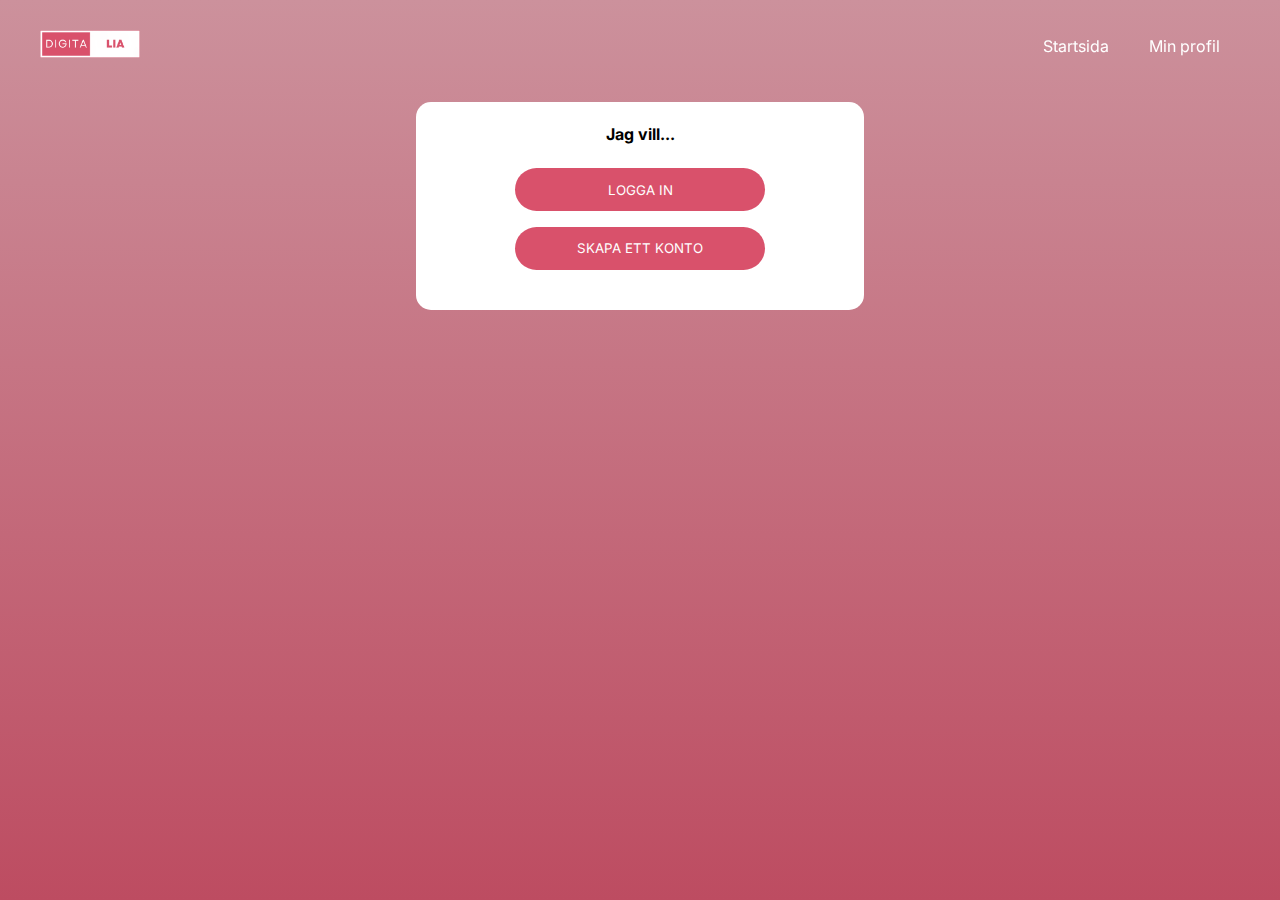
<file: html/profile.html>
<!DOCTYPE html>
<html lang="en">

<head>
    <meta charset="UTF-8">
    <meta http-equiv="X-UA-Compatible" content="IE=edge">
    <meta name="viewport" content="width=device-width, initial-scale=1.0">
    <title>Min profil</title>
    <script src="../script/profile.js" defer></script>
    <link rel="stylesheet" href="../style/profile.css">
    <link href="https://fonts.googleapis.com/css2?family=Inter:wght@100;200;300;400;500;600;700;800;900&display=swap"
        rel="stylesheet">
</head>

<body>
    <nav>
        <div class="navbar_icon">
            <a href="../index.html">
                <img src="../img/digitalia.png" alt="icon" />
            </a>
        </div>
        <ul>
            <li><a href="../index.html">Startsida</a></li>
            <li id="logout-link"><a href="">Logga ut</a></li>
        </ul>
    </nav>

    <div id="student-profile">
        <div id="left-side">
            <h1 id="student-greeting"></h1>
            <h3 id="student-school"></h3>
            <label for="student-mail" id="label-mail">MAIL:</label>
            <input type="text" id="student-mail" disabled>
            <label for="student-password" id="label-password">LÖSENORD:</label>
            <input type="password" id="student-password" disabled>
            <label for="student-link1 student-link2 student-link3" id="label-links">LÄNKAR:</label>
            <input type="text" id="student-link1" disabled>
            <input type="text" id="student-link2" disabled>
            <input type="text" id="student-link3" disabled>
            <button id="edit-info">REDIGERA</button>
            <button id="match-btn"><a href="./matchform.html">BÖRJA MATCHA!</a></button>
        </div>
        <div id="right-side">
                <label for="student-about" id="label-about">Om mig</label>
                <textarea name="" id="student-about" cols="45" rows="18" disabled></textarea>
        </div>
    </div>

</body>

</html>
</file>
<file: style/style.css>
body {
  margin: 0;
}

* {
  font-family: Inter, sans-serif;
}

/* Navbar*/
nav {
  position: fixed;
  background-color: transparent;
  right: 0;
  display: flex;
  justify-content: space-between;
  width: 100%;
  align-items: center;
  z-index: 200;
}

.navbar_icon img {
  width: 100px;
  padding-left: 40px;
}

ul {
  display: flex;
  align-items: center;
  padding-right: 40px;
}

li {
  padding: 20px;
  text-decoration: none;
  list-style-type: none;
}

li>a{
  font-family: 'Inter';
  text-decoration: none;
  color: white;
  cursor: pointer;
}

/* Landingpage main */

main {
  width: 100vw;
  height: 100vh;
}


.landingpage {
  width: 100vw;
  height: 78vh;
  display: flex;
  justify-content: center;
  align-items: center;
}

.landingpage_title_and_textarea {
  width: 100vw;
  text-align: center;
  color: white;
  position: absolute;
}

.landingpage_title_and_textarea p {
  width: 40%;
  margin: 0 auto;
  margin-bottom: 20px;
  line-height: 30px;
}

.landingpage_title_and_textarea h1 {
  font-weight: bolder;
}

.landingpage img {
  margin-top: 50px;
  width: 100vw;
}

.heroimagecontainer {
  position: relative;
}

.heroimagecontainer::before {
  content: "";
  position: absolute;
  top: 50px;
  left: 0;
  width: 100%;
  height: 100%;
  background-color: #3c2a459e; 
  pointer-events: none; 
  bottom: 0;
}

.landingpage button {
  background-color: #D9516B;
  border-radius: 10rem;
  width: 10rem;
  height: 2.5rem;
  border: none;
  color: white;
  text-transform: uppercase;
}


/* Matching website*/

.aside_content_matchingsite {
  background: linear-gradient(#CC919C, #BD4C61);
  width: 40vw;
  height: 90vh;
  color: white;
  display: flex;
  align-items: center;
  flex-direction: column;
  justify-content: center;
  text-align: center;
}

.matching_site_main {
  max-width: 100vw;
  max-height: 90vh;
  display: flex;
}

.main_informationdiv img {
  width: 50px;
  border-radius: 50%;
}

.main_informationdiv {
  width: 60vw;
  height: 90vh;
  display: flex;
  flex-direction: column;
  justify-content: center;
  align-items: center;
  gap: 30px;
}

.matchboxtwenty {
  background-color: #D9516B;
  width: 450px;
  height: 60px;
  display: flex;
  align-items: center;
  justify-content: space-around;
  border-radius: 3rem;
}

.matching_information_div_container_two {
  background-color: #cc919c;
  width: 35vw;
  height: 13vh;
  display: flex;
  align-items: center;
  justify-content: space-around;
}

.matching_information_div_container_three {
  background-color: #cc919c;
  width: 35vw;
  height: 13vh;
  display: flex;
  align-items: center;
  justify-content: space-around;
}

/* Form website */

.main_form_site {
  max-width: 100vw;
  max-height: 90vh;
  display: flex;
}

.inactive {
  display: none;
}

.kommunForm div{
  display: flex;
  flex-direction: column;
  gap: 20px;
}
.kommunForm {
  position:absolute;
  font-size: larger;
  background-color: #D9516B;
  padding: 25px;
  transform: translateX(-13px);
  width: 260px;
  border-radius: 9px 9px 39px 39px;
  border: #000000 1px solid;
  box-shadow: 0px 4px 10px -3px rgba(0,0,0,0.5);
  z-index: 999;
}

input[type="radio"]{
  appearance: none;
  background-color: #fff;
  margin: 0;
  font: inherit;
  color: black;
  width: 1.15em;
  height: 1.15em;
  border: 0.15em solid black;
  border-radius: 50%;
  transform: translateY(-0.075em);
  display: flex;
  flex-direction: column;
  justify-content: center;
  align-items: center;
}

.radio_div_seeking{
  display: grid;
  grid-template-columns: 33% 33% 33%;
  height: 25px;
  box-sizing: border-box;
}

.radio_div{
  display: grid;
  grid-template-columns: 50% 50%;
  height: 25px;
  box-sizing: border-box;
}

.radio_div div{
  display: flex;
  flex-direction: row;
  justify-content: flex-start;
  align-items: flex-start;
  gap: 10px;
}
input[type="radio"]::before {
  content: "";
  width: 0.65em;
  height: 0.65em;
  border-radius: 50%;
  color: #D9516B;
  transform: scale(0);
  transition: 120ms transform ease-in-out;
  box-shadow: inset 1em 1em #D9516B;
}

input[type="radio"]:checked::before {
  transform: scale(1);
}

#submitMatchBtn{
  margin: auto;
	border-radius: 20px;
	background-color: #D9516B;
	box-shadow: 10px 15px 40px #CC919C;
	width: 250px;
	height: 50px;
  margin-top: 20px;
	font-size: 25px;
	color: #050303;
	border: none;
}

#submitMatchBtn:hover{
  border: none;
	background-color: #CC919C;
	opacity: 1;
	color: #D9516B;
  transition: 0.5s ease-in-out;
	background: #000000;
}
.div_for_form_information {
  width: 60vw;
  height: 90vh;
  display: flex;
  justify-content: center;
  /* align-items: center; */
  margin-top: 60px;
}

.aside_matching_information {
  /* background-color: #cc919c;*/
  background: linear-gradient(#CC919C, #BD4C61);
  width: 40vw;
  height: 100vh;
  color: white;
  display: flex;
  align-items: center;
  flex-direction: column;
  justify-content: center;
  text-align: center;
}

.cityButton {
  align-items: center;
  background-color: rgba(240, 240, 240, 0.26);
  border: 1px solid #DFDFDF;
  border-radius: 16px;
  box-sizing: border-box;
  color: #000000;
  display: flex;
  min-width: 280px;
  font-size: 18px;
  justify-content: center;
  padding: 14px 22px;
  text-decoration: none;
}

.active{
  background-color: #D9516B;
}
.cityButton:hover{
  transition: 0.25s ease-in-out;
  scale: 1.05;
  background-color: #D9516B;
  box-shadow: 0px 10px 13px -3px rgba(0,0,0,0.50);
}

.cityButton:checked{
  background-color: #D9516B;
}

/* ADMIN */

#allCompaniesContainer div {
  display: flex;
  flex-direction: row;
}

#allCompaniesContainer div * {
  margin: .6em;
}
</file>
<file: style/index.css>
li>a{
    font-family: 'Inter';
    text-decoration: none;
    color: #D9516B;
    cursor: pointer;
  }

nav {
    background-color: white
}
</file>
<file: css/style.css>
.button-46 {
  align-items: center;
  background-color: rgba(240, 240, 240, 0.26);
  border: 1px solid #DFDFDF;
  border-radius: 16px;
  box-sizing: border-box;
  color: #000000;
  cursor: pointer;
  display: flex;
  min-width: 200px;
  font-size: 18px;
  justify-content: center;
  padding: 14px 22px;
  text-decoration: none;
}
.inactive {
  display: none;
}
</file>
<file: style.css>
body {
  margin: 0;
}

/* Navbar*/
nav {
  display: flex;
  align-items: center;
  justify-content: space-between;
}

.navbar_icon img {
  width: 100px;
  padding-left: 40px;
}

ul {
  display: flex;
  align-items: center;
  padding-right: 40px;
}

li {
  padding: 20px;
  text-decoration: none;
  list-style-type: none;
}

/* Landingpage main */

main {
  width: 100vw;
  height: 100vh;
}

.landingpage {
  width: 100vw;
  height: 78vh;
  display: flex;
  justify-content: center;
  align-items: center;
}

.landingpage_title_and_textarea {
  width: 40vw;
  text-align: center;
  color: white;
  position: absolute;
}

.landingpage img {
  width: 100vw;
  height: 78vh;
}

.heroimagecontainer {
  position: relative;
}

.heroimagecontainer::before {
  content: "";
  position: absolute;
  top: 0;
  left: 0;
  width: 100%;
  height: 100%;
  background-color: #3c2a459e; 
  pointer-events: none; 
}

.landingpage button {
  background-color: #D9516B;
  border-radius: 1rem;
  width: 10rem;
  height: 2.5rem;
  border: none;
  color: white;
}


/* Matching website*/

.aside_content_matchingsite {
  background: linear-gradient(#CC919C, #BD4C61);
  width: 40vw;
  height: 90vh;
  color: white;
  display: flex;
  align-items: center;
  flex-direction: column;
  justify-content: center;
  text-align: center;
}

.matching_site_main {
  max-width: 100vw;
  max-height: 90vh;
  display: flex;
}

.main_informationdiv img {
  width: 50px;
  border-radius: 50%;
}

.main_informationdiv {
  width: 60vw;
  height: 90vh;
  display: flex;
  flex-direction: column;
  justify-content: center;
  align-items: center;
  gap: 30px;
}

.matchboxtwenty {
  background-color: #D9516B;
  width: 35vw;
  height: 13vh;
  display: flex;
  align-items: center;
  justify-content: space-around;
  border-radius: 3rem;
}

.matching_information_div_container_two {
  background-color: #cc919c;
  width: 35vw;
  height: 13vh;
  display: flex;
  align-items: center;
  justify-content: space-around;
}

.matching_information_div_container_three {
  background-color: #cc919c;
  width: 35vw;
  height: 13vh;
  display: flex;
  align-items: center;
  justify-content: space-around;
}

/* Form website */

.main_form_site {
  max-width: 100vw;
  max-height: 90vh;
  display: flex;
}

.inactive {
  display: none;
}

.div_for_form_information {
  width: 60vw;
  height: 90vh;
  display: flex;
  justify-content: center;
  align-items: center;
}

.aside_matching_information {
  /* background-color: #cc919c;*/
  background: linear-gradient(#CC919C, #BD4C61);
  width: 40vw;
  height: 90vh;
  color: white;
  display: flex;
  align-items: center;
  flex-direction: column;
  justify-content: center;
  text-align: center;
}

.button-46 {
  align-items: center;
  background-color: rgba(240, 240, 240, 0.26);
  border: 1px solid #DFDFDF;
  border-radius: 16px;
  box-sizing: border-box;
  color: #000000;
  cursor: pointer;
  display: flex;
  min-width: 200px;
  font-size: 18px;
  justify-content: center;
  padding: 14px 22px;
  text-decoration: none;
}

/* ADMIN */

#allCompaniesContainer div {
  display: flex;
  flex-direction: row;
}

#allCompaniesContainer div * {
  margin: .6em;
}
</file>
<file: style/loginsignup.css>
main {
    background: linear-gradient(#CC919C, #BD4C61);
    overflow: hidden;
}

#decide-div {
    background-color: white;
    border-radius: 15px;
    width: 30%;
    margin: 0 auto;
    margin-top: 8%;
    display: flex;
    flex-direction: column;
    align-items: center;
    padding: 2em;
}

#decide-div button {
    width: 250px;
    background-color: #D9516B;
    color: white;
    border-radius: 25px;
    margin: 8px auto;
    padding: 1em;
    text-transform: uppercase;
    border: none;
}

#decide-div p {
    margin-top: -10px;
    font-weight: bold;
}

#login-form {
    background-color: white;
    border-radius: 15px;
    width: 30%;
    margin: 0 auto;
    margin-top: 8%;
    display: flex;
    flex-direction: column;
    align-items: center;
    padding: 2em;
}

#login-form * {
    display: block;
    margin: 0 auto;
}

#login-form label {
    text-align: center;
    margin-top: 20px;
    font-size: 14px;
}

#login-form button {
    width: 250px;
    background-color: #D9516B;
    color: white;
    border-radius: 25px;
    margin: 8px auto;
    margin-top: 22px;
    padding: 1em;
    text-transform: uppercase;
    border: none;
}

#signup-form {
    background-color: white;
    border-radius: 15px;
    width: 30%;
    margin: 0 auto;
    margin-top: 8%;
    display: flex;
    flex-direction: column;
    align-items: center;
    padding: 2em;
}

#signup-form * {
    display: block;
    margin: 0 auto;
}

#signup-form label {
    text-align: center;
    margin-top: 8px;
    font-size: 14px;
}

#signup-form button {
    width: 250px;
    background-color: #D9516B;
    color: white;
    border-radius: 25px;
    margin-top: 22px;
    margin: 8px auto;
    padding: 1em;
    text-transform: uppercase;
    border: none;
}

#linksdiv {
    display: flex;
}

#linksdiv * {
    width: 110px;
}
</file>
<file: style/matches.css>
* {
  font-family: Inter, sans-serif;
}

.modal {
  display: none;
  position: fixed;
  z-index: 1;
  left: 0;
  top: 0;
  width: 100%;
  height: 100%;
  overflow: auto;
  background-color: rgb(0, 0, 0);
  background-color: rgba(0, 0, 0, 0.5);
}

.modal-content {
  background-color: #fefefe;
  margin: 7% auto;
  padding: 20px;
  border: 1px solid #888;
  width: 50%;
  text-align: center;
}

.close {
  color: #aaa;
  float: right;
  font-size: 28px;
  font-weight: bold;
}

.close:hover,
.close:focus {
  color: black;
  text-decoration: none;
  cursor: pointer;
}

.company-logo-modal {
  width: 50px;
}

#inner-container {
  display: flex;
  justify-content: center;
  align-items: center;
}

#logo-name-container {
  display: flex;
  align-items: center;
}

#logo-name-container h2 {
  margin: 0 auto;
}

.modal-content #h3-about,
.modal-content #p-about {
  text-align: left;
  margin-left: 2%;
}

/* slideshow */
.slideshow-container div img {
  width: 50%;
  margin-left: 50%;
}

.slideshow-container {
  max-width: 1000px;
  position: relative;
  margin: auto;
}

#lookingforcontainer {
  position: absolute;
  left: 30vw;
}

.mySlides {
  display: none;
}

.prev,
.next {
  cursor: pointer;
  position: absolute;
  top: 50%;
  width: auto;
  margin-top: -22px;
  padding: 16px;
  color: black;
  font-weight: bold;
  font-size: 18px;
  transition: 0.6s ease;
  border-radius: 0 3px 3px 0;
  user-select: none;
}

.next {
  right: 0;
  border-radius: 3px 0 0 3px;
}

.prev:hover,
.next:hover {
  background-color: rgba(255, 255, 255, 0.8);
}

.active,
.dot:hover {
  background-color: #717171;
}

.fade {
  animation-name: fade;
  animation-duration: 1.5s;
}

@keyframes fade {
  from {
    opacity: 0.4;
  }
  to {
    opacity: 1;
  }
}

#send-message-form {
  display: flex;
  flex-direction: column;
  width: 50%;
  margin: 0 auto;
}

#send-message-form button {
  width: 60%;
  margin: 10px auto;
  background-color: #D9516B;
  color: white;
  cursor: pointer;
  padding: 12px;
  width: 90%;
  border: none;
  text-align: left;
  outline: none;
  border-radius: 500px;
  text-align: center;
  text-transform: uppercase;
}

#send-message-form textarea {
  border-radius: 8px;
  border: 2px solid #D9516B;
  margin: 20px 0;
}

#send-message-form textarea:focus {
  border: 3px solid #D9516B;
  outline: none;
}

#tips-list {
  display: flex;
  flex-direction: column;
  text-align: left;
  align-items: start;
  font-size: 12px;
}

#tips-list * {
  padding: .8em;
}

.collapsible {
  background-color: #D9516B;
  color: white;
  cursor: pointer;
  padding: 12px;
  width: 50%;
  border: none;
  text-align: left;
  outline: none;
  border-radius: 500px;
  text-align: center;
}

.active, .collapsible:hover {
  font-weight: bold;
}

.content {
  padding: 0 18px;
  display: none;
  overflow: hidden;
}

.modal-content h3 {
  color: #D9516B;
  font-weight:bolder;
}

.matchboxtwenty * {
  color: white;
}

.matchboxtwenty button {
  background: transparent;
  border: none;
  outline: none;
  cursor: pointer;
  font-size: 15px;
}

aside p {
  text-align: left;
  width: 70%;
  line-height: 26px;
}
</file>
<file: matchwebsite.css>
.modal {
  display: none;
  position: fixed;
  z-index: 1;
  left: 0;
  top: 0;
  width: 100%;
  height: 100%;
  overflow: auto;
  background-color: rgb(0, 0, 0);
  background-color: rgba(0, 0, 0, 0.5);
}

.modal-content {
  background-color: #fefefe;
  margin: 7% auto;
  padding: 20px;
  border: 1px solid #888;
  width: 50%;
  text-align: center;
}

.close {
  color: #aaa;
  float: right;
  font-size: 28px;
  font-weight: bold;
}

.close:hover,
.close:focus {
  color: black;
  text-decoration: none;
  cursor: pointer;
}

.company-logo-modal {
  width: 50px;
}

#inner-container {
  display: flex;
  justify-content: space-around;
  align-items: center;
}

#logo-name-container {
  display: flex;
  align-items: center;
}

#logo-name-container h2 {
  margin: 0 auto;
}

.modal-content #h3-about,
.modal-content #p-about {
  text-align: left;
  margin-left: 2%;
}

/* slideshow */
.slideshow-container div img {
  width: 50%;
  margin-left: 50%;
}

.slideshow-container {
  max-width: 1000px;
  position: relative;
  margin: auto;
}

.mySlides {
  display: none;
}

.prev,
.next {
  cursor: pointer;
  position: absolute;
  top: 50%;
  width: auto;
  margin-top: -22px;
  padding: 16px;
  color: black;
  font-weight: bold;
  font-size: 18px;
  transition: 0.6s ease;
  border-radius: 0 3px 3px 0;
  user-select: none;
}

.next {
  right: 0;
  border-radius: 3px 0 0 3px;
}

.prev:hover,
.next:hover {
  background-color: rgba(255, 255, 255, 0.8);
}

.active,
.dot:hover {
  background-color: #717171;
}

.fade {
  animation-name: fade;
  animation-duration: 1.5s;
}

@keyframes fade {
  from {
    opacity: 0.4;
  }
  to {
    opacity: 1;
  }
}

#send-message-form {
  display: flex;
  flex-direction: column;
  width: 50%;
  margin: 0 auto;
}

#send-message-form button {
  width: 60%;
  margin: 0 auto;
}

#tips-list {
  display: flex;
  flex-direction: column;
  text-align: left;
}

.collapsible {
  background-color: #eee;
  color: #444;
  cursor: pointer;
  padding: 18px;
  width: 100%;
  border: none;
  text-align: left;
  outline: none;
  font-size: 15px;
}

/* Add a background color to the button if it is clicked on (add the .active class with JS), and when you move the mouse over it (hover) */
.active, .collapsible:hover {
  background-color: #ccc;
}

/* Style the collapsible content. Note: hidden by default */
.content {
  padding: 0 18px;
  display: none;
  overflow: hidden;
  background-color: #f1f1f1;
}
</file>
<file: style/profile.css>
#student-profile {
    display: flex;
}

#right-side {
    background: linear-gradient(#CC919C, #BD4C61);
    width: 40vw;
    height: 100vh;
    color: white;
    display: flex;
    flex-direction: column;
    justify-content: center;
    text-align: center;
}

#left-side {
    text-align: center;
    display: flex;
    flex-direction: column;
    width: 100%;
    align-items: center;
}

#left-side h1 {
    margin-top: 120px;
    color: #D9516B;

}

#left-side label, #left-side input, #left-side button {
    width: 50%;
}

#left-side label {
    color: #d9516b;
    border-bottom: black 1px solid;
    width: auto;
    margin-top: 10px;
}

#left-side input {
    display: block;
    color: black;
    padding: 5px;
    font-size: medium;
    background-color: transparent;
    border: none;
    text-align: center;
    padding: 10px;
    border: transparent 1px dotted;
}

#left-side #student-link1,
#left-side #student-link2,
#left-side #student-link3 {
    background-color: #D9516B;
    margin: 10px;
    color: white;
    border-radius: 25px;
    width: 14rem;
    margin: 5px auto;
    border: transparent 1px dotted;
}

#profile-buttons {
    display: flex;
    width: 40%;
    margin-top: 20px;
}

#edit-info {
    padding: 10px;
    border-radius: 20px;
    border: black 1px solid;
    color: #d9516b;
    background-color: transparent;
    cursor: pointer;
}

#match-btn {
    padding: 10px;
    border-radius: 20px;
    border: black 1px solid;
    background-color: transparent;
    width: fit-content;
    align-self: center;
}

#match-btn>a {
    text-decoration: none;
    color:#d9516b;
}

#student-mail:enabled{
    border: #d9516b 1px dotted;
    border-radius: 20px;
}
 
#student-password:enabled{
    border: #d9516b 1px dotted;
    border-radius: 20px;
}

#left-side #student-link1:enabled, #left-side #student-link2:enabled, #left-side #student-link3:enabled{
    border: #d9516b 2px dotted;
    background-color: transparent;
    color: black;
}

#student-about:enabled{
    margin: -1px;
    border: black 1px dotted;
    background-color: white;
    color: black;
}

#label-about {
    margin-top: 100px;
    text-align: left;
    margin-left: 50px;
    margin-bottom: 15px;
    font-weight: bold;
    font-size: 22px;
}

#student-about {
    background-color: transparent;
    border: none;
    color: white;
    resize: none;
    font-family: 'Inter';
    font-size: medium;
    letter-spacing: 1.5px;
    margin-left: 50px;
    margin-right: 60px;
    font-size: 14px;
    line-height: 22px;

}

#student-about:enabled{
    margin: -1px;
    border: black 1px dotted;
    background-color: white;
    color: black;
    margin-left: 50px;
}
</file>
